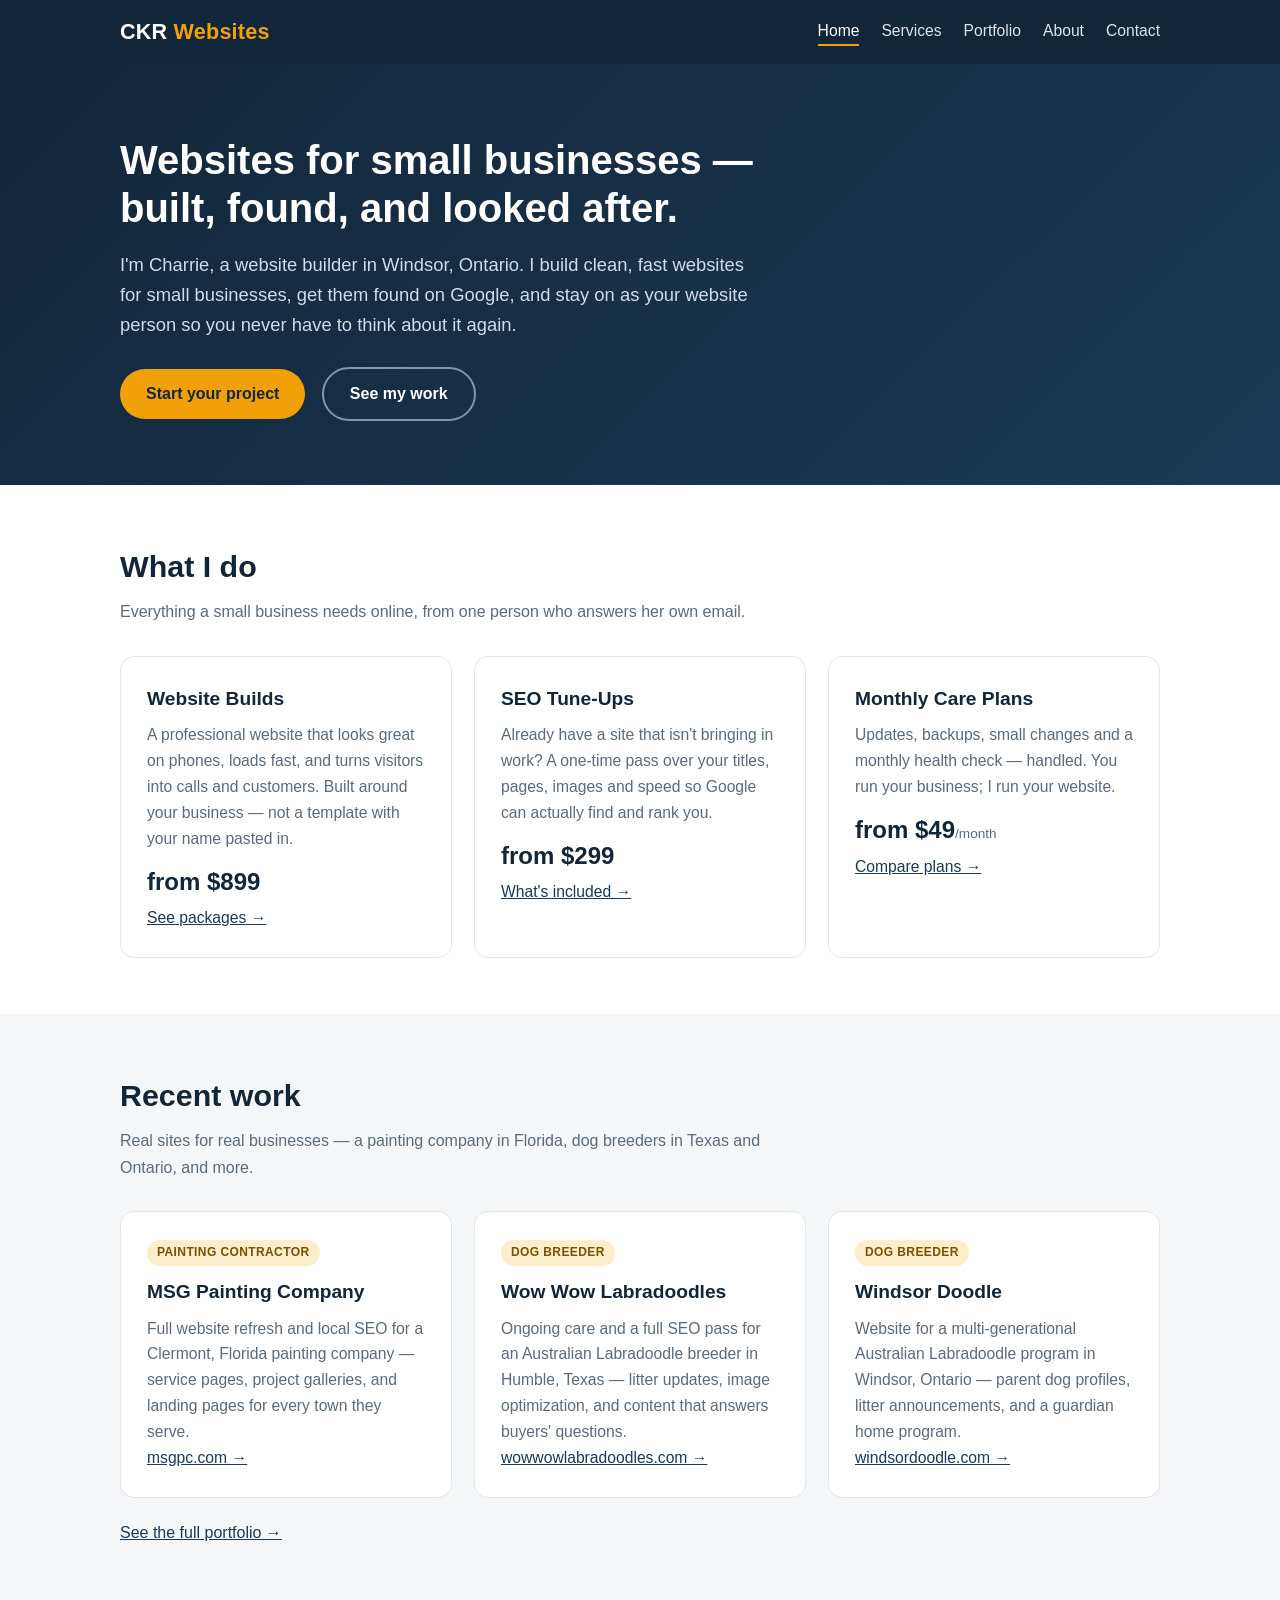
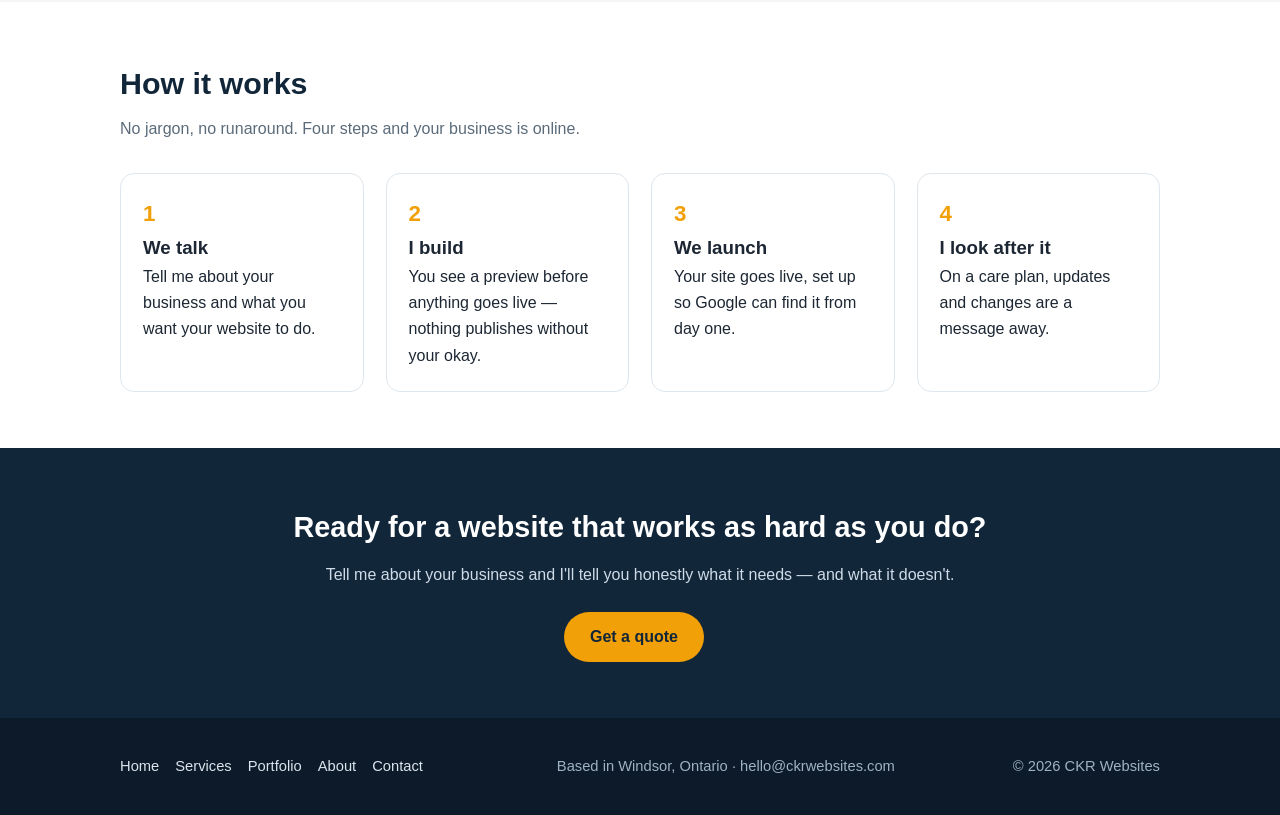
<file: index.html>
<!DOCTYPE html>
<html lang="en">
<head>
<meta charset="utf-8">
<meta name="viewport" content="width=device-width, initial-scale=1">
<title>CKR Websites — Small Business Websites, SEO &amp; Website Care in Windsor, Ontario</title>
<meta name="description" content="CKR Websites builds affordable, mobile-friendly websites for small businesses, with SEO and monthly care plans. Based in Windsor, Ontario, working with clients across Canada and the US.">
<link rel="canonical" href="https://ckrwebsites.com/index.html">
<meta property="og:title" content="CKR Websites — Small Business Websites, SEO &amp; Website Care in Windsor, Ontario">
<meta property="og:description" content="CKR Websites builds affordable, mobile-friendly websites for small businesses, with SEO and monthly care plans. Based in Windsor, Ontario, working with clients across Canada and the US.">
<meta property="og:url" content="https://ckrwebsites.com/index.html">
<meta property="og:type" content="website">
<link rel="stylesheet" href="assets/style.css">
</head>
<body>
<header class="site"><div class="wrap">
<a class="logo" href="index.html">CKR <span>Websites</span></a>
<nav class="main"><a href="index.html" class="active">Home</a><a href="services.html">Services</a><a href="portfolio.html">Portfolio</a><a href="about.html">About</a><a href="contact.html">Contact</a></nav>
</div></header>
<section class="hero"><div class="wrap">
<h1>Websites for small businesses — built, found, and looked after.</h1>
<p>I'm Charrie, a website builder in Windsor, Ontario. I build clean, fast websites for small businesses, get them found on Google, and stay on as your website person so you never have to think about it again.</p>
<a class="btn" href="contact.html">Start your project</a>
<a class="btn ghost" href="portfolio.html">See my work</a>
</div></section>
<section><div class="wrap">
<h2 class="title">What I do</h2>
<p class="lede">Everything a small business needs online, from one person who answers her own email.</p>
<div class="grid">
<div class="card"><h3>Website Builds</h3><p>A professional website that looks great on phones, loads fast, and turns visitors into calls and customers. Built around your business — not a template with your name pasted in.</p><p class="price">from $899</p><p><a href="services.html">See packages →</a></p></div>
<div class="card"><h3>SEO Tune-Ups</h3><p>Already have a site that isn't bringing in work? A one-time pass over your titles, pages, images and speed so Google can actually find and rank you.</p><p class="price">from $299</p><p><a href="services.html">What's included →</a></p></div>
<div class="card"><h3>Monthly Care Plans</h3><p>Updates, backups, small changes and a monthly health check — handled. You run your business; I run your website.</p><p class="price">from $49<small>/month</small></p><p><a href="services.html">Compare plans →</a></p></div>
</div></div></section>
<section class="alt"><div class="wrap">
<h2 class="title">Recent work</h2>
<p class="lede">Real sites for real businesses — a painting company in Florida, dog breeders in Texas and Ontario, and more.</p>
<div class="grid">
<div class="card"><span class="tag">Painting Contractor</span><h3>MSG Painting Company</h3><p>Full website refresh and local SEO for a Clermont, Florida painting company — service pages, project galleries, and landing pages for every town they serve.</p><p><a href="https://msgpc.com" target="_blank" rel="noopener">msgpc.com →</a></p></div>
<div class="card"><span class="tag">Dog Breeder</span><h3>Wow Wow Labradoodles</h3><p>Ongoing care and a full SEO pass for an Australian Labradoodle breeder in Humble, Texas — litter updates, image optimization, and content that answers buyers' questions.</p><p><a href="https://wowwowlabradoodles.com" target="_blank" rel="noopener">wowwowlabradoodles.com →</a></p></div>
<div class="card"><span class="tag">Dog Breeder</span><h3>Windsor Doodle</h3><p>Website for a multi-generational Australian Labradoodle program in Windsor, Ontario — parent dog profiles, litter announcements, and a guardian home program.</p><p><a href="https://windsordoodle.com" target="_blank" rel="noopener">windsordoodle.com →</a></p></div>
</div>
<p style="margin-top:22px"><a href="portfolio.html">See the full portfolio →</a></p>
</div></section>
<section><div class="wrap">
<h2 class="title">How it works</h2>
<p class="lede">No jargon, no runaround. Four steps and your business is online.</p>
<div class="steps">
<div class="step"><b>1</b><h3>We talk</h3><p>Tell me about your business and what you want your website to do.</p></div>
<div class="step"><b>2</b><h3>I build</h3><p>You see a preview before anything goes live — nothing publishes without your okay.</p></div>
<div class="step"><b>3</b><h3>We launch</h3><p>Your site goes live, set up so Google can find it from day one.</p></div>
<div class="step"><b>4</b><h3>I look after it</h3><p>On a care plan, updates and changes are a message away.</p></div>
</div></div></section>
<section class="cta"><div class="wrap">
<h2>Ready for a website that works as hard as you do?</h2>
<p>Tell me about your business and I'll tell you honestly what it needs — and what it doesn't.</p>
<a class="btn" href="contact.html">Get a quote</a>
</div></section>
<footer class="site"><div class="wrap">
<div><a href="index.html">Home</a><a href="services.html">Services</a><a href="portfolio.html">Portfolio</a><a href="about.html">About</a><a href="contact.html">Contact</a></div>
<div>Based in Windsor, Ontario · hello@ckrwebsites.com</div>
<div>© 2026 CKR Websites</div>
</div></footer>
</body>
</html>
</file>
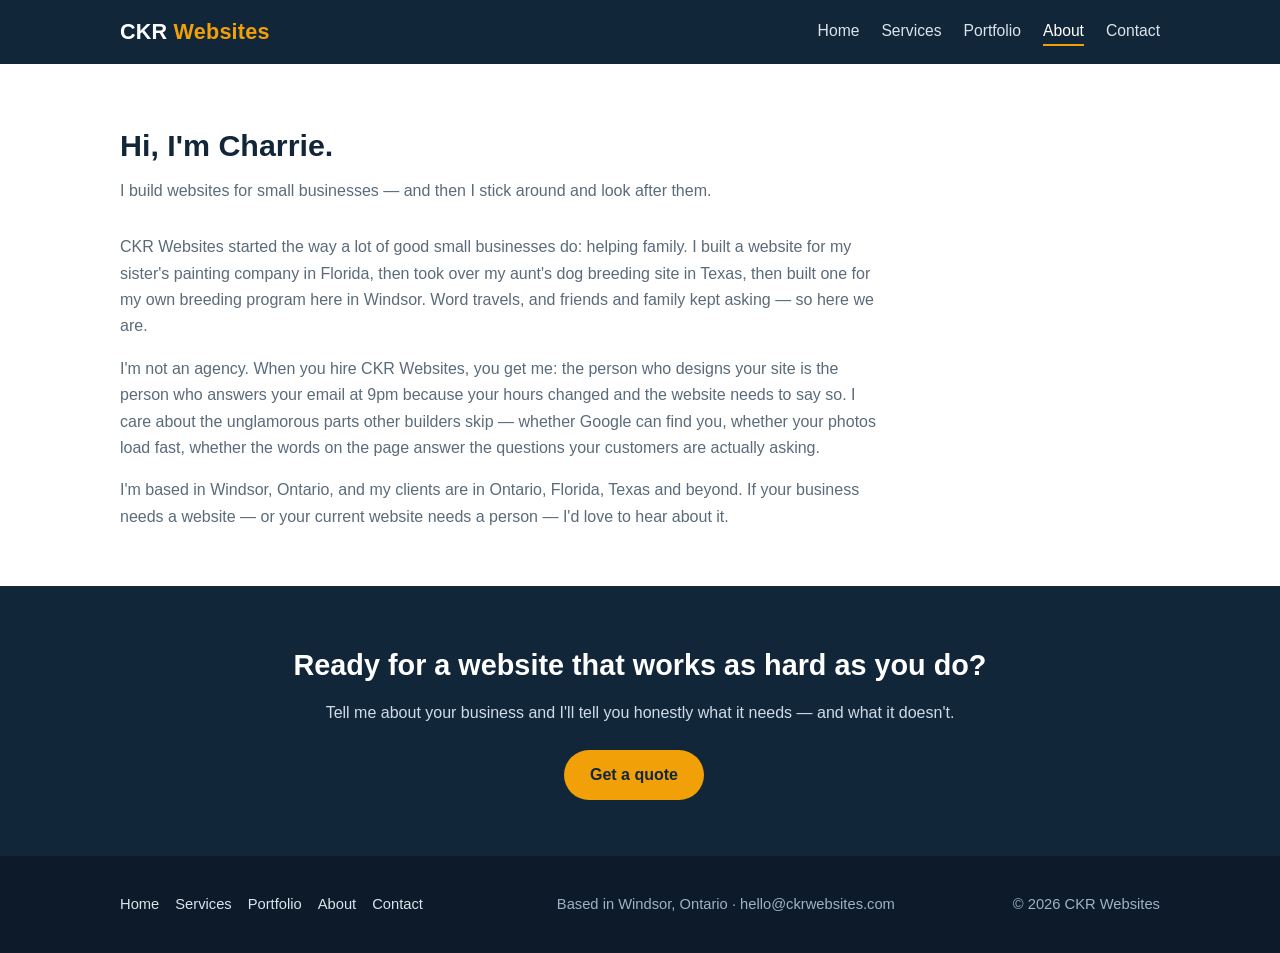
<file: about.html>
<!DOCTYPE html>
<html lang="en">
<head>
<meta charset="utf-8">
<meta name="viewport" content="width=device-width, initial-scale=1">
<title>About — CKR Websites</title>
<meta name="description" content="Meet Charrie of CKR Websites: a Windsor, Ontario website builder who designs, builds and looks after websites for small businesses across Canada and the US.">
<link rel="canonical" href="https://ckrwebsites.com/about.html">
<meta property="og:title" content="About — CKR Websites">
<meta property="og:description" content="Meet Charrie of CKR Websites: a Windsor, Ontario website builder who designs, builds and looks after websites for small businesses across Canada and the US.">
<meta property="og:url" content="https://ckrwebsites.com/about.html">
<meta property="og:type" content="website">
<link rel="stylesheet" href="assets/style.css">
</head>
<body>
<header class="site"><div class="wrap">
<a class="logo" href="index.html">CKR <span>Websites</span></a>
<nav class="main"><a href="index.html">Home</a><a href="services.html">Services</a><a href="portfolio.html">Portfolio</a><a href="about.html" class="active">About</a><a href="contact.html">Contact</a></nav>
</div></header>
<section><div class="wrap">
<h2 class="title">Hi, I'm Charrie.</h2>
<p class="lede">I build websites for small businesses — and then I stick around and look after them.</p>
<p style="max-width:760px;color:var(--muted);margin-bottom:16px">CKR Websites started the way a lot of good small businesses do: helping family. I built a website for my sister's painting company in Florida, then took over my aunt's dog breeding site in Texas, then built one for my own breeding program here in Windsor. Word travels, and friends and family kept asking — so here we are.</p>
<p style="max-width:760px;color:var(--muted);margin-bottom:16px">I'm not an agency. When you hire CKR Websites, you get me: the person who designs your site is the person who answers your email at 9pm because your hours changed and the website needs to say so. I care about the unglamorous parts other builders skip — whether Google can find you, whether your photos load fast, whether the words on the page answer the questions your customers are actually asking.</p>
<p style="max-width:760px;color:var(--muted)">I'm based in Windsor, Ontario, and my clients are in Ontario, Florida, Texas and beyond. If your business needs a website — or your current website needs a person — I'd love to hear about it.</p>
</div></section>
<section class="cta"><div class="wrap">
<h2>Ready for a website that works as hard as you do?</h2>
<p>Tell me about your business and I'll tell you honestly what it needs — and what it doesn't.</p>
<a class="btn" href="contact.html">Get a quote</a>
</div></section>
<footer class="site"><div class="wrap">
<div><a href="index.html">Home</a><a href="services.html">Services</a><a href="portfolio.html">Portfolio</a><a href="about.html">About</a><a href="contact.html">Contact</a></div>
<div>Based in Windsor, Ontario · hello@ckrwebsites.com</div>
<div>© 2026 CKR Websites</div>
</div></footer>
</body>
</html>
</file>
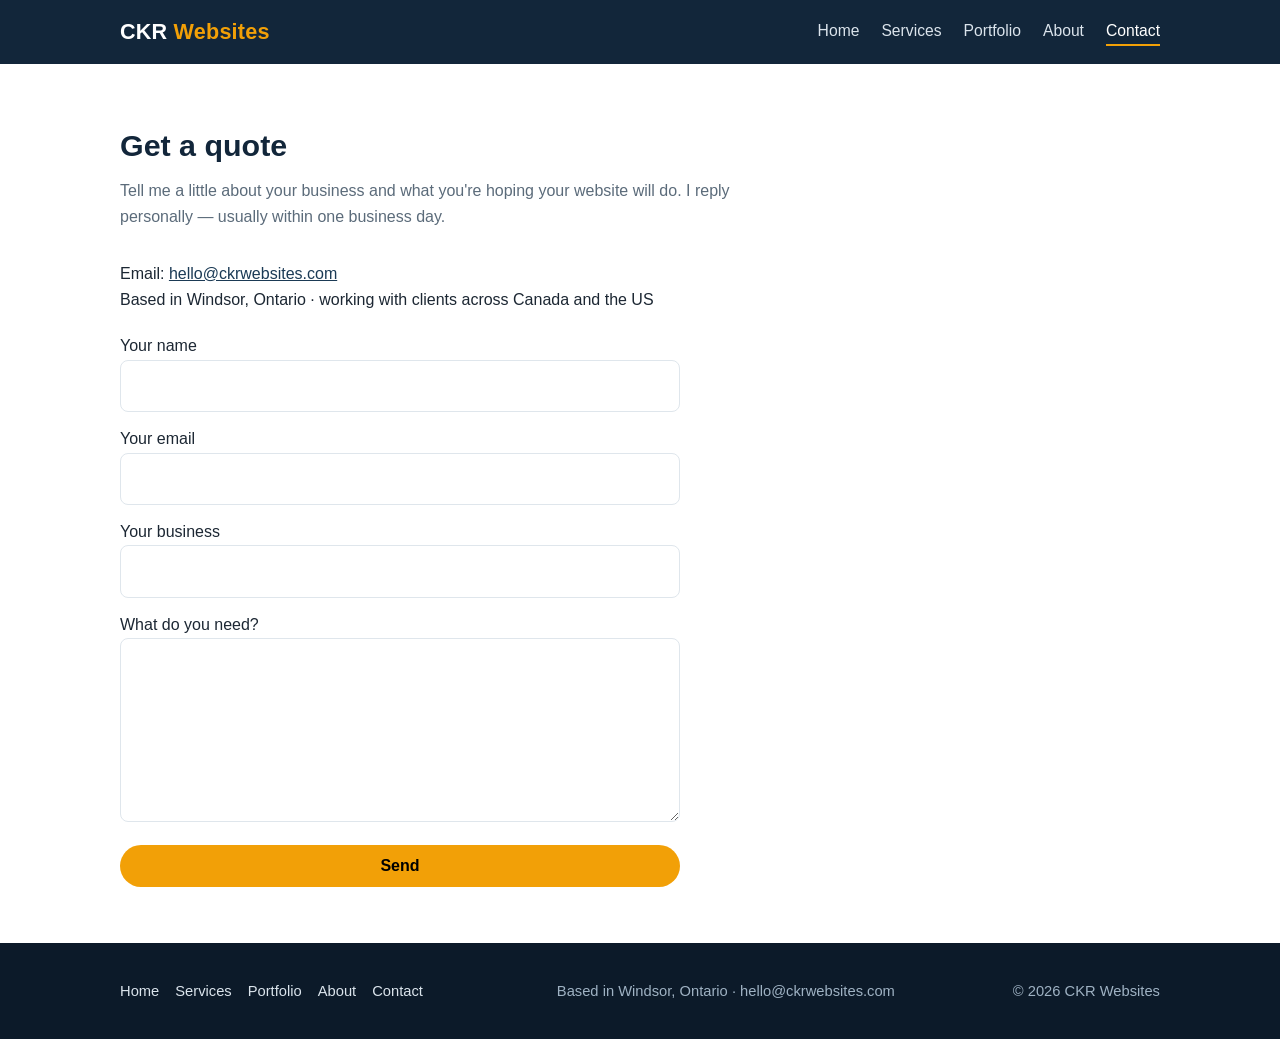
<file: contact.html>
<!DOCTYPE html>
<html lang="en">
<head>
<meta charset="utf-8">
<meta name="viewport" content="width=device-width, initial-scale=1">
<title>Contact — CKR Websites</title>
<meta name="description" content="Get a quote from CKR Websites. Tell us about your business and what you need your website to do.">
<link rel="canonical" href="https://ckrwebsites.com/contact.html">
<meta property="og:title" content="Contact — CKR Websites">
<meta property="og:description" content="Get a quote from CKR Websites. Tell us about your business and what you need your website to do.">
<meta property="og:url" content="https://ckrwebsites.com/contact.html">
<meta property="og:type" content="website">
<link rel="stylesheet" href="assets/style.css">
</head>
<body>
<header class="site"><div class="wrap">
<a class="logo" href="index.html">CKR <span>Websites</span></a>
<nav class="main"><a href="index.html">Home</a><a href="services.html">Services</a><a href="portfolio.html">Portfolio</a><a href="about.html">About</a><a href="contact.html" class="active">Contact</a></nav>
</div></header>
<section><div class="wrap">
<h2 class="title">Get a quote</h2>
<p class="lede">Tell me a little about your business and what you're hoping your website will do. I reply personally — usually within one business day.</p>
<p style="margin-bottom:20px">Email: <a href="mailto:hello@ckrwebsites.com">hello@ckrwebsites.com</a><br>Based in Windsor, Ontario · working with clients across Canada and the US</p>
<form class="contact" action="mailto:hello@ckrwebsites.com" method="post" enctype="text/plain">
<label>Your name<br><input type="text" name="name" required></label>
<label>Your email<br><input type="email" name="email" required></label>
<label>Your business<br><input type="text" name="business"></label>
<label>What do you need?<br><textarea name="message" rows="6" required></textarea></label>
<button type="submit">Send</button>
</form>
</div></section>
<footer class="site"><div class="wrap">
<div><a href="index.html">Home</a><a href="services.html">Services</a><a href="portfolio.html">Portfolio</a><a href="about.html">About</a><a href="contact.html">Contact</a></div>
<div>Based in Windsor, Ontario · hello@ckrwebsites.com</div>
<div>© 2026 CKR Websites</div>
</div></footer>
</body>
</html>
</file>
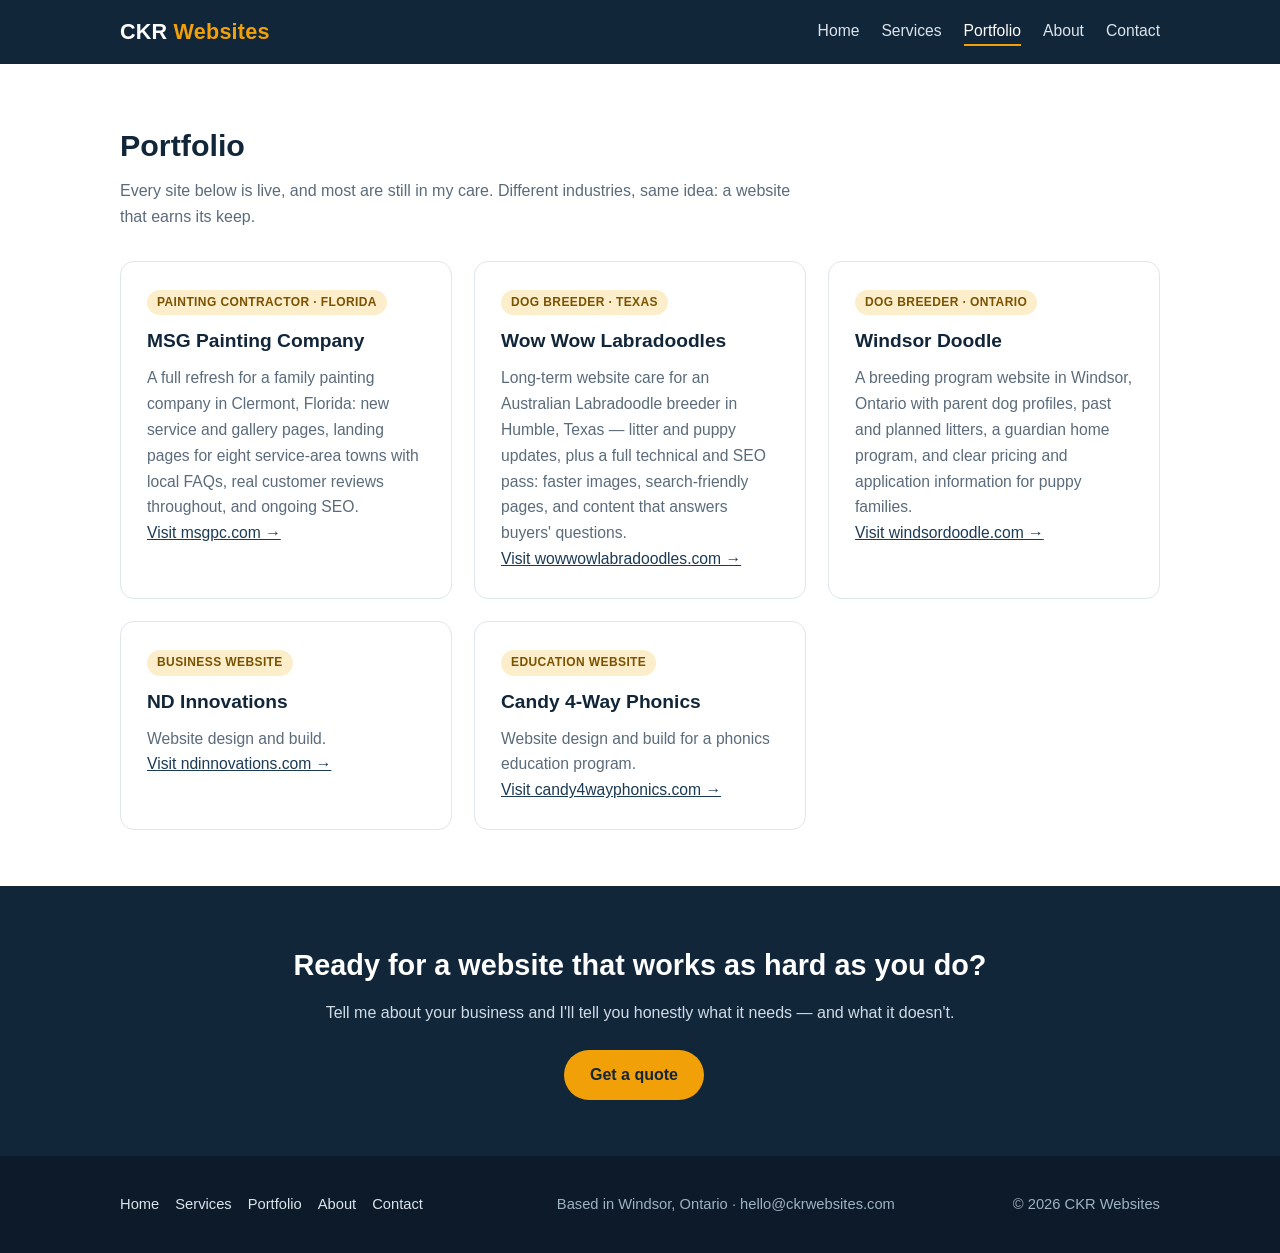
<file: portfolio.html>
<!DOCTYPE html>
<html lang="en">
<head>
<meta charset="utf-8">
<meta name="viewport" content="width=device-width, initial-scale=1">
<title>Portfolio — CKR Websites</title>
<meta name="description" content="Websites built and cared for by CKR Websites: MSG Painting Company, Wow Wow Labradoodles, Windsor Doodle, ND Innovations, and Candy 4-Way Phonics.">
<link rel="canonical" href="https://ckrwebsites.com/portfolio.html">
<meta property="og:title" content="Portfolio — CKR Websites">
<meta property="og:description" content="Websites built and cared for by CKR Websites: MSG Painting Company, Wow Wow Labradoodles, Windsor Doodle, ND Innovations, and Candy 4-Way Phonics.">
<meta property="og:url" content="https://ckrwebsites.com/portfolio.html">
<meta property="og:type" content="website">
<link rel="stylesheet" href="assets/style.css">
</head>
<body>
<header class="site"><div class="wrap">
<a class="logo" href="index.html">CKR <span>Websites</span></a>
<nav class="main"><a href="index.html">Home</a><a href="services.html">Services</a><a href="portfolio.html" class="active">Portfolio</a><a href="about.html">About</a><a href="contact.html">Contact</a></nav>
</div></header>
<section><div class="wrap">
<h2 class="title">Portfolio</h2>
<p class="lede">Every site below is live, and most are still in my care. Different industries, same idea: a website that earns its keep.</p>
<div class="grid">
<div class="card"><span class="tag">Painting Contractor · Florida</span><h3>MSG Painting Company</h3><p>A full refresh for a family painting company in Clermont, Florida: new service and gallery pages, landing pages for eight service-area towns with local FAQs, real customer reviews throughout, and ongoing SEO.</p><p><a href="https://msgpc.com" target="_blank" rel="noopener">Visit msgpc.com →</a></p></div>
<div class="card"><span class="tag">Dog Breeder · Texas</span><h3>Wow Wow Labradoodles</h3><p>Long-term website care for an Australian Labradoodle breeder in Humble, Texas — litter and puppy updates, plus a full technical and SEO pass: faster images, search-friendly pages, and content that answers buyers' questions.</p><p><a href="https://wowwowlabradoodles.com" target="_blank" rel="noopener">Visit wowwowlabradoodles.com →</a></p></div>
<div class="card"><span class="tag">Dog Breeder · Ontario</span><h3>Windsor Doodle</h3><p>A breeding program website in Windsor, Ontario with parent dog profiles, past and planned litters, a guardian home program, and clear pricing and application information for puppy families.</p><p><a href="https://windsordoodle.com" target="_blank" rel="noopener">Visit windsordoodle.com →</a></p></div>
<div class="card"><span class="tag">Business Website</span><h3>ND Innovations</h3><p>Website design and build.</p><p><a href="https://ndinnovations.com" target="_blank" rel="noopener">Visit ndinnovations.com →</a></p></div>
<div class="card"><span class="tag">Education Website</span><h3>Candy 4-Way Phonics</h3><p>Website design and build for a phonics education program.</p><p><a href="https://candy4wayphonics.com" target="_blank" rel="noopener">Visit candy4wayphonics.com →</a></p></div>
</div></div></section>
<section class="cta"><div class="wrap">
<h2>Ready for a website that works as hard as you do?</h2>
<p>Tell me about your business and I'll tell you honestly what it needs — and what it doesn't.</p>
<a class="btn" href="contact.html">Get a quote</a>
</div></section>
<footer class="site"><div class="wrap">
<div><a href="index.html">Home</a><a href="services.html">Services</a><a href="portfolio.html">Portfolio</a><a href="about.html">About</a><a href="contact.html">Contact</a></div>
<div>Based in Windsor, Ontario · hello@ckrwebsites.com</div>
<div>© 2026 CKR Websites</div>
</div></footer>
</body>
</html>
</file>
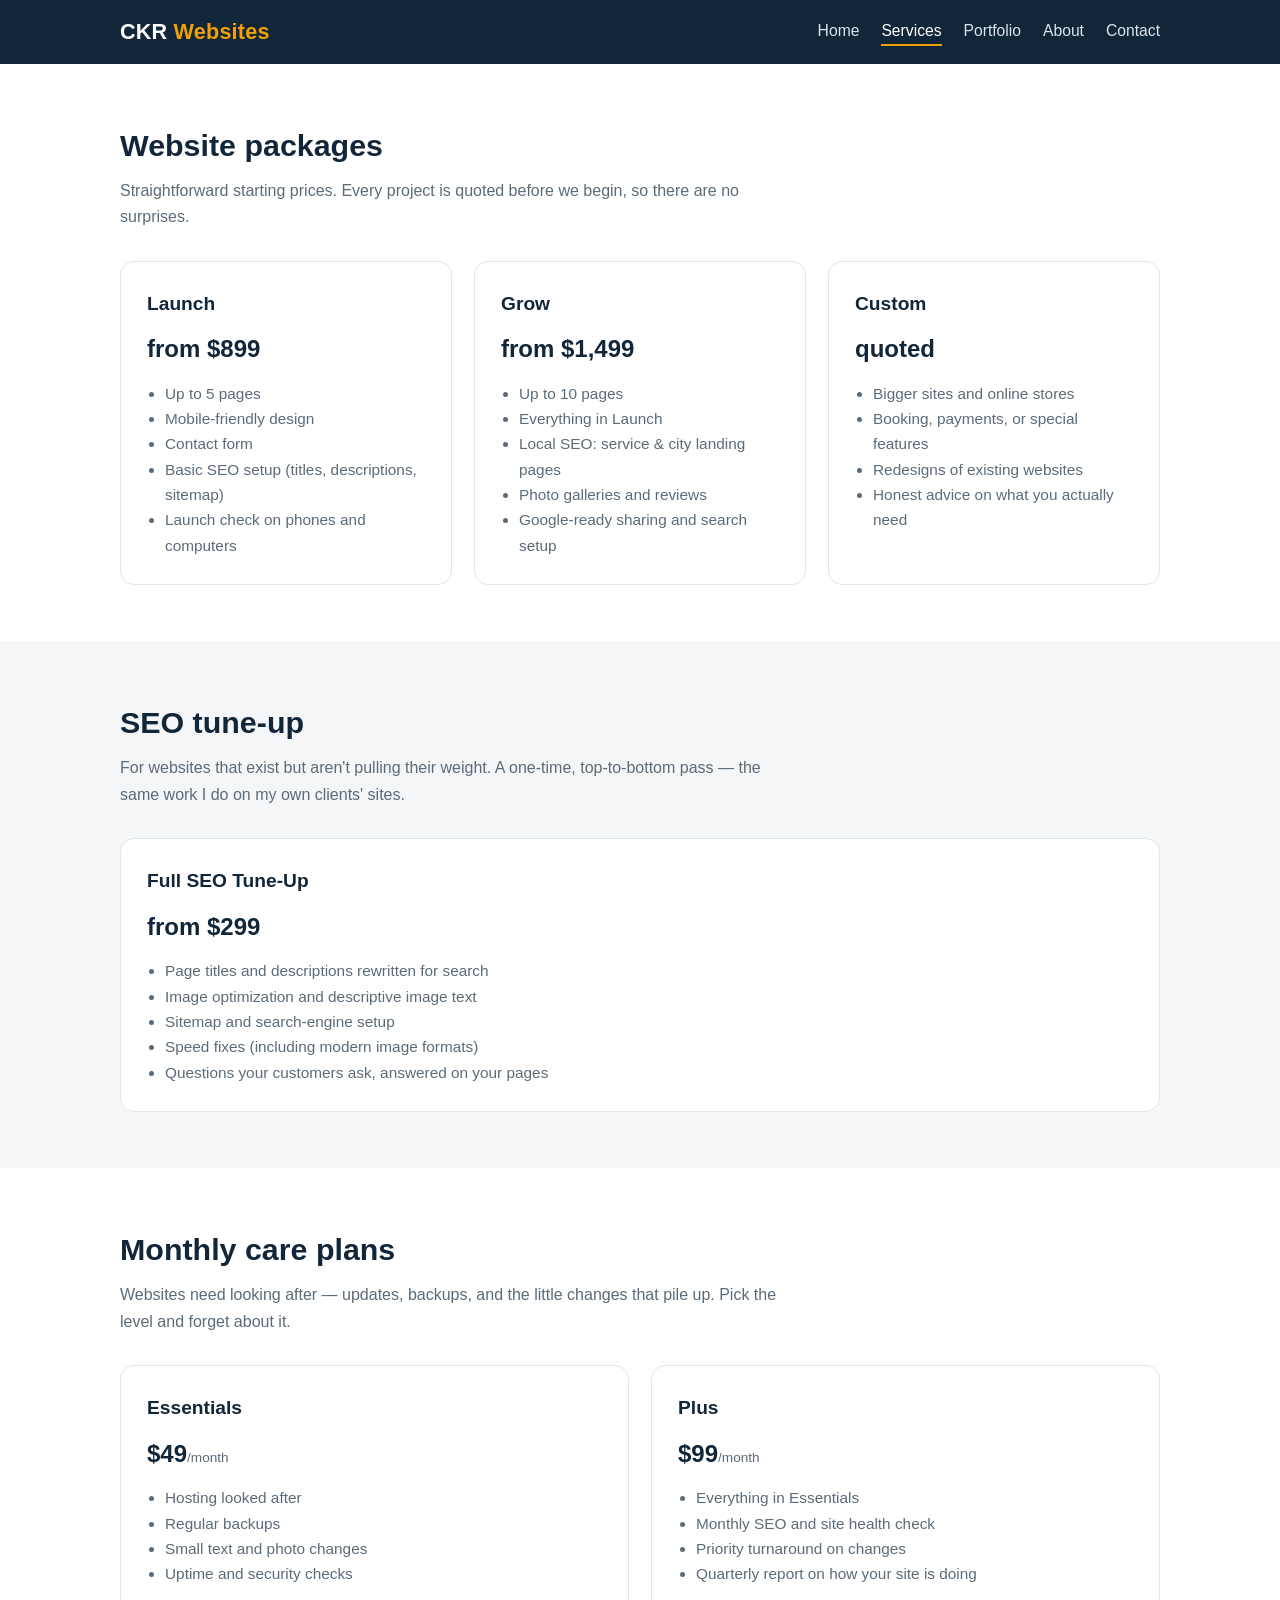
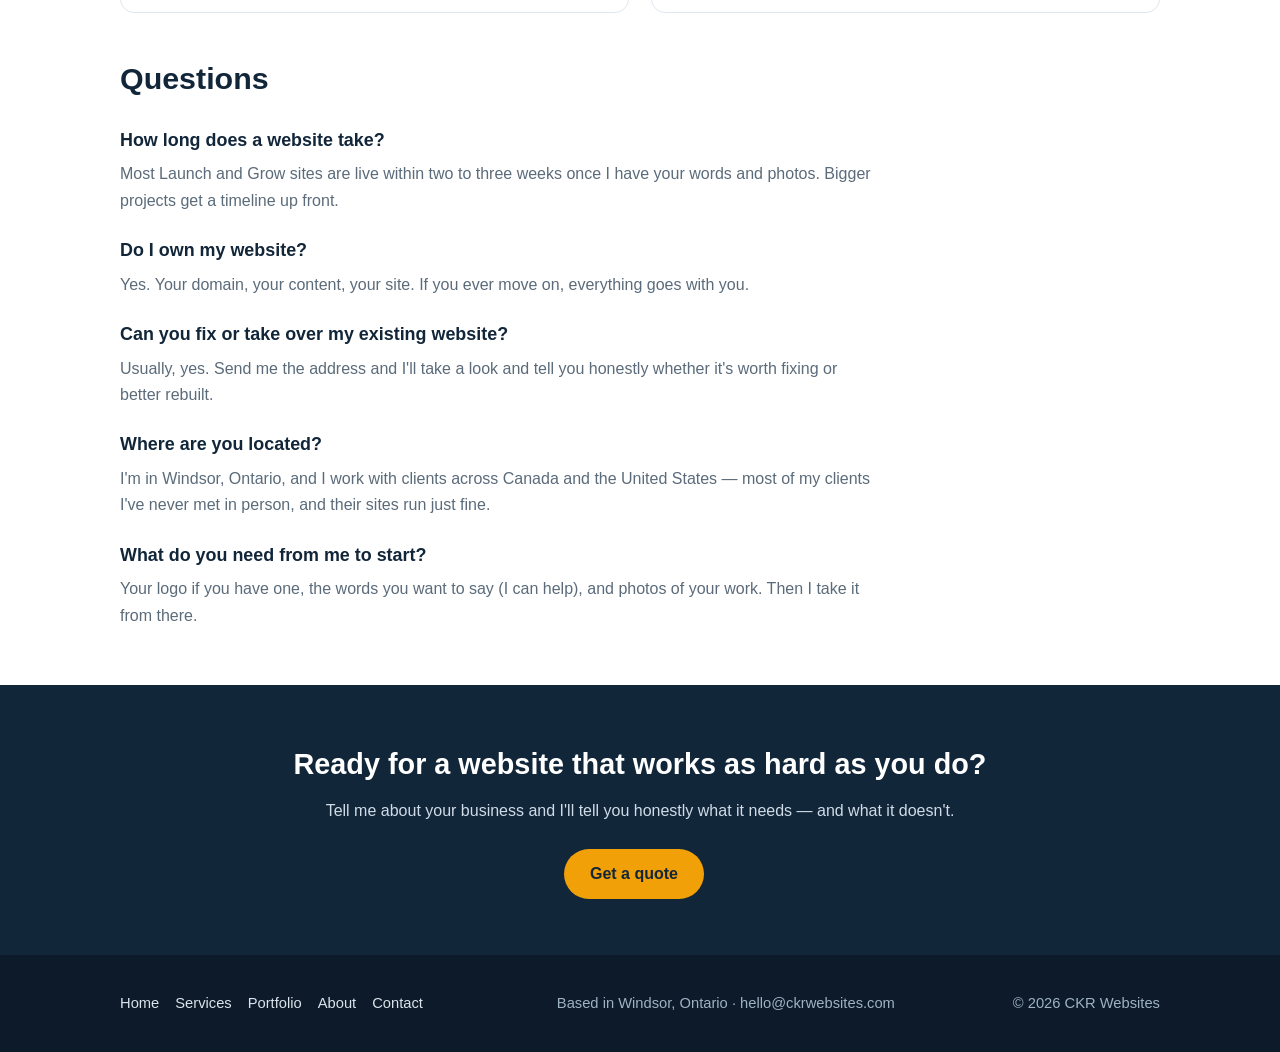
<file: services.html>
<!DOCTYPE html>
<html lang="en">
<head>
<meta charset="utf-8">
<meta name="viewport" content="width=device-width, initial-scale=1">
<title>Services &amp; Pricing — CKR Websites</title>
<meta name="description" content="Website packages from $899, SEO tune-ups from $299, and monthly website care plans from $49/month. CKR Websites, Windsor, Ontario.">
<link rel="canonical" href="https://ckrwebsites.com/services.html">
<meta property="og:title" content="Services &amp; Pricing — CKR Websites">
<meta property="og:description" content="Website packages from $899, SEO tune-ups from $299, and monthly website care plans from $49/month. CKR Websites, Windsor, Ontario.">
<meta property="og:url" content="https://ckrwebsites.com/services.html">
<meta property="og:type" content="website">
<link rel="stylesheet" href="assets/style.css">
</head>
<body>
<header class="site"><div class="wrap">
<a class="logo" href="index.html">CKR <span>Websites</span></a>
<nav class="main"><a href="index.html">Home</a><a href="services.html" class="active">Services</a><a href="portfolio.html">Portfolio</a><a href="about.html">About</a><a href="contact.html">Contact</a></nav>
</div></header>
<section><div class="wrap">
<h2 class="title">Website packages</h2>
<p class="lede">Straightforward starting prices. Every project is quoted before we begin, so there are no surprises.</p>
<div class="grid">
<div class="card"><h3>Launch</h3><p class="price">from $899</p><ul><li>Up to 5 pages</li><li>Mobile-friendly design</li><li>Contact form</li><li>Basic SEO setup (titles, descriptions, sitemap)</li><li>Launch check on phones and computers</li></ul></div>
<div class="card"><h3>Grow</h3><p class="price">from $1,499</p><ul><li>Up to 10 pages</li><li>Everything in Launch</li><li>Local SEO: service &amp; city landing pages</li><li>Photo galleries and reviews</li><li>Google-ready sharing and search setup</li></ul></div>
<div class="card"><h3>Custom</h3><p class="price">quoted</p><ul><li>Bigger sites and online stores</li><li>Booking, payments, or special features</li><li>Redesigns of existing websites</li><li>Honest advice on what you actually need</li></ul></div>
</div></div></section>
<section class="alt"><div class="wrap">
<h2 class="title">SEO tune-up</h2>
<p class="lede">For websites that exist but aren't pulling their weight. A one-time, top-to-bottom pass — the same work I do on my own clients' sites.</p>
<div class="grid">
<div class="card"><h3>Full SEO Tune-Up</h3><p class="price">from $299</p><ul><li>Page titles and descriptions rewritten for search</li><li>Image optimization and descriptive image text</li><li>Sitemap and search-engine setup</li><li>Speed fixes (including modern image formats)</li><li>Questions your customers ask, answered on your pages</li></ul></div>
</div></div></section>
<section><div class="wrap">
<h2 class="title">Monthly care plans</h2>
<p class="lede">Websites need looking after — updates, backups, and the little changes that pile up. Pick the level and forget about it.</p>
<div class="grid">
<div class="card"><h3>Essentials</h3><p class="price">$49<small>/month</small></p><ul><li>Hosting looked after</li><li>Regular backups</li><li>Small text and photo changes</li><li>Uptime and security checks</li></ul></div>
<div class="card"><h3>Plus</h3><p class="price">$99<small>/month</small></p><ul><li>Everything in Essentials</li><li>Monthly SEO and site health check</li><li>Priority turnaround on changes</li><li>Quarterly report on how your site is doing</li></ul></div>
</div>
<div class="faq">
<h2 class="title" style="margin-top:40px">Questions</h2>
<h3>How long does a website take?</h3><p>Most Launch and Grow sites are live within two to three weeks once I have your words and photos. Bigger projects get a timeline up front.</p>
<h3>Do I own my website?</h3><p>Yes. Your domain, your content, your site. If you ever move on, everything goes with you.</p>
<h3>Can you fix or take over my existing website?</h3><p>Usually, yes. Send me the address and I'll take a look and tell you honestly whether it's worth fixing or better rebuilt.</p>
<h3>Where are you located?</h3><p>I'm in Windsor, Ontario, and I work with clients across Canada and the United States — most of my clients I've never met in person, and their sites run just fine.</p>
<h3>What do you need from me to start?</h3><p>Your logo if you have one, the words you want to say (I can help), and photos of your work. Then I take it from there.</p>
</div></div></section>
<section class="cta"><div class="wrap">
<h2>Ready for a website that works as hard as you do?</h2>
<p>Tell me about your business and I'll tell you honestly what it needs — and what it doesn't.</p>
<a class="btn" href="contact.html">Get a quote</a>
</div></section>
<footer class="site"><div class="wrap">
<div><a href="index.html">Home</a><a href="services.html">Services</a><a href="portfolio.html">Portfolio</a><a href="about.html">About</a><a href="contact.html">Contact</a></div>
<div>Based in Windsor, Ontario · hello@ckrwebsites.com</div>
<div>© 2026 CKR Websites</div>
</div></footer>
</body>
</html>
</file>
<file: assets/style.css>
:root{--navy:#12263a;--navy2:#1b3a55;--amber:#f2a007;--ink:#1c2733;--muted:#5b6b7a;--bg:#ffffff;--soft:#f4f6f8;--line:#dfe6ec;--radius:14px}
*{box-sizing:border-box;margin:0;padding:0}
body{font-family:-apple-system,'Segoe UI',Roboto,Helvetica,Arial,sans-serif;color:var(--ink);line-height:1.65;background:var(--bg)}
a{color:var(--navy2)}
.wrap{max-width:1080px;margin:0 auto;padding:0 20px}
header.site{background:var(--navy);position:sticky;top:0;z-index:10}
header.site .wrap{display:flex;align-items:center;justify-content:space-between;padding:14px 20px;flex-wrap:wrap;gap:10px}
.logo{color:#fff;font-size:1.35rem;font-weight:700;text-decoration:none;letter-spacing:.2px}
.logo span{color:var(--amber)}
nav.main{display:flex;gap:22px;flex-wrap:wrap}
nav.main a{color:#dbe4ec;text-decoration:none;font-size:.98rem}
nav.main a:hover,nav.main a.active{color:#fff;border-bottom:2px solid var(--amber)}
.hero{background:linear-gradient(135deg,var(--navy) 0%,var(--navy2) 100%);color:#fff;padding:72px 0 64px}
.hero h1{font-size:2.5rem;line-height:1.2;max-width:720px}
.hero p{color:#cfdce8;font-size:1.15rem;max-width:640px;margin:18px 0 26px}
.btn{display:inline-block;background:var(--amber);color:#12263a;font-weight:700;padding:12px 26px;border-radius:999px;text-decoration:none;margin-right:12px}
.btn.ghost{background:transparent;color:#fff;border:2px solid #7d97ad}
section{padding:56px 0}
section.alt{background:var(--soft)}
h2.title{font-size:1.9rem;color:var(--navy);margin-bottom:8px}
p.lede{color:var(--muted);max-width:680px;margin-bottom:30px}
.grid{display:grid;grid-template-columns:repeat(auto-fit,minmax(280px,1fr));gap:22px}
.card{background:#fff;border:1px solid var(--line);border-radius:var(--radius);padding:26px}
.card h3{color:var(--navy);margin-bottom:8px;font-size:1.2rem}
.card p{color:var(--muted);font-size:.98rem}
.card .price{font-size:1.5rem;font-weight:700;color:var(--navy);margin:10px 0 4px}
.card .price small{font-size:.85rem;color:var(--muted);font-weight:400}
.card ul{margin:12px 0 0 18px;color:var(--muted);font-size:.96rem}
.tag{display:inline-block;background:#fdeecb;color:#7a5200;font-size:.75rem;font-weight:700;padding:3px 10px;border-radius:999px;margin-bottom:10px;letter-spacing:.4px;text-transform:uppercase}
.steps{display:grid;grid-template-columns:repeat(auto-fit,minmax(220px,1fr));gap:22px}
.step{background:#fff;border:1px solid var(--line);border-radius:var(--radius);padding:22px}
.step b{color:var(--amber);font-size:1.4rem}
.faq h3{color:var(--navy);margin:22px 0 6px;font-size:1.12rem}
.faq p{color:var(--muted);max-width:760px}
.cta{background:var(--navy);color:#fff;text-align:center;padding:56px 0}
.cta h2{font-size:1.8rem;margin-bottom:10px}
.cta p{color:#cfdce8;margin-bottom:24px}
footer.site{background:#0c1a29;color:#9fb2c3;padding:36px 0;font-size:.92rem}
footer.site .wrap{display:flex;justify-content:space-between;flex-wrap:wrap;gap:14px}
footer.site a{color:#dbe4ec;text-decoration:none;margin-right:16px}
form.contact{display:grid;gap:14px;max-width:560px}
form.contact input,form.contact textarea{padding:12px 14px;border:1px solid var(--line);border-radius:8px;font:inherit;width:100%}
form.contact button{background:var(--amber);border:0;font-weight:700;padding:12px 26px;border-radius:999px;cursor:pointer;font-size:1rem}
@media(max-width:640px){.hero h1{font-size:1.9rem}nav.main{gap:14px}}
</file>
